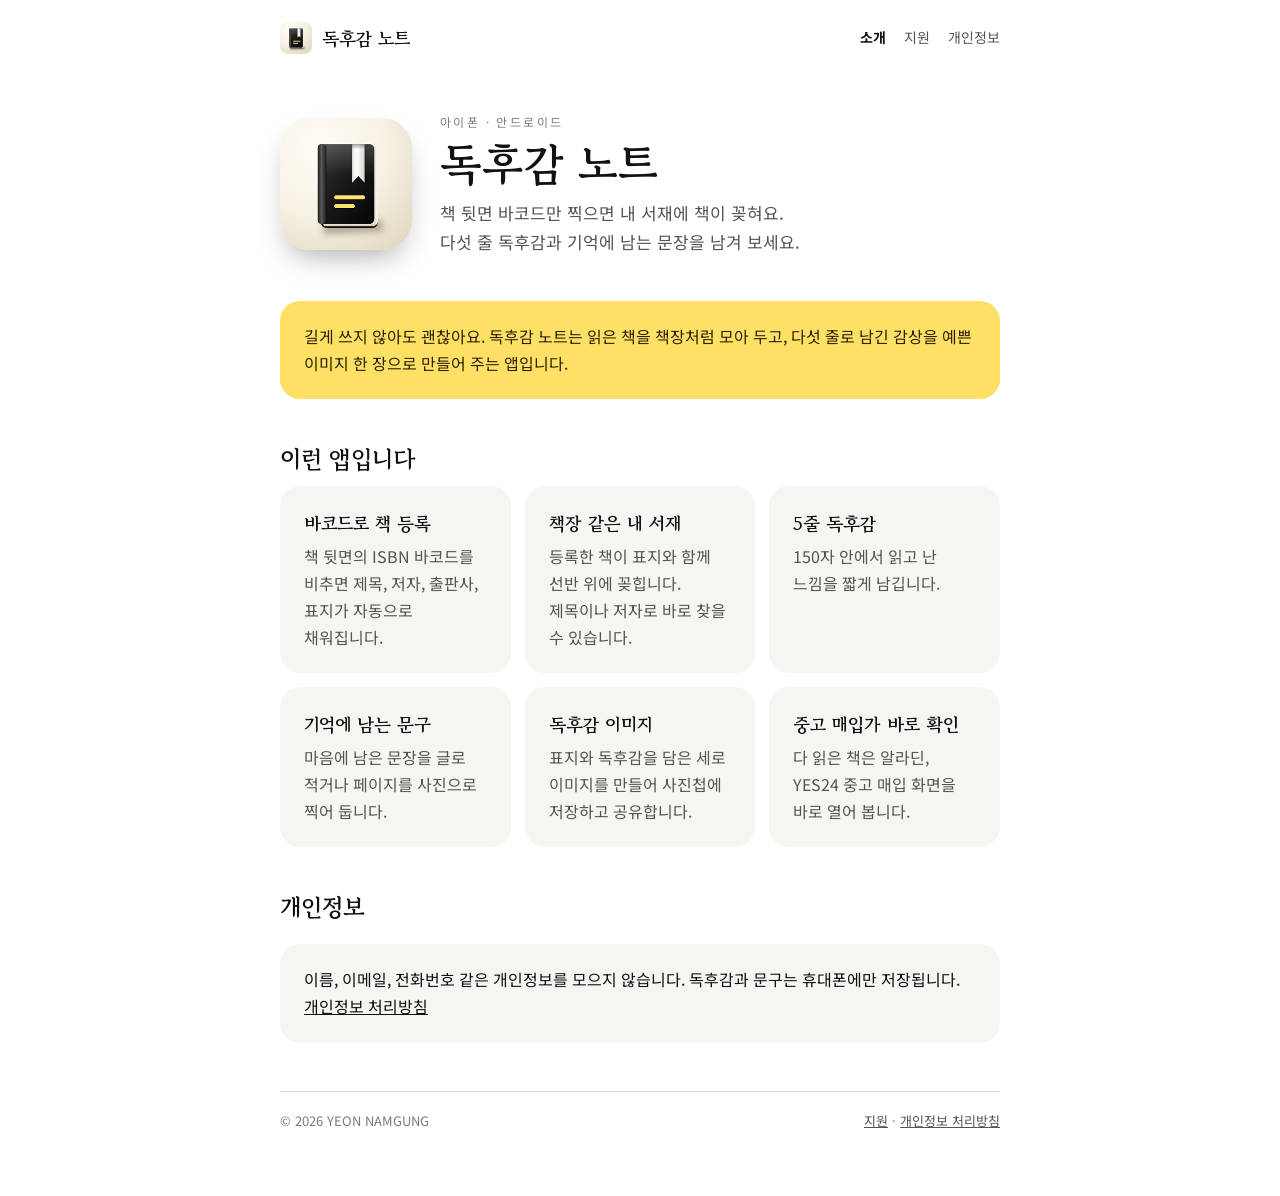
<file: index.html>
<!doctype html>
<html lang="ko">
<head>
<title>독후감 노트 · 내 작은 서재</title>
<meta name="description" content="책 뒷면 바코드만 찍으면 내 서재에 책이 꽂혀요. 5줄 독후감과 기억에 남는 문구를 남기는 앱.">
<meta charset="utf-8">
<meta name="viewport" content="width=device-width,initial-scale=1">
<link rel="icon" href="favicon.png">
<link rel="apple-touch-icon" href="apple-touch-icon.png">
<link rel="preconnect" href="https://fonts.googleapis.com"><link rel="preconnect" href="https://fonts.gstatic.com" crossorigin>
<link href="https://fonts.googleapis.com/css2?family=Gowun+Batang:wght@400;700&family=Noto+Sans+KR:wght@400;500;700&display=swap" rel="stylesheet">
<link rel="stylesheet" href="style.css">
</head>
<body>
<div class="wrap">
  <nav>
    <a class="brand" href="./"><img src="icon.png" alt="">독후감 노트</a>
    <div><a href="./" aria-current="page">소개</a><a href="support.html">지원</a><a href="privacy.html">개인정보</a></div>
  </nav>

  <header class="hero">
    <img src="icon.png" alt="독후감 노트 앱 아이콘: 크림색 바탕의 검은 책과 흰 책갈피">
    <div>
      <div class="eyebrow">아이폰 · 안드로이드</div>
      <h1>독후감 노트</h1>
      <p>책 뒷면 바코드만 찍으면 내 서재에 책이 꽂혀요.<br>다섯 줄 독후감과 기억에 남는 문장을 남겨 보세요.</p>
    </div>
  </header>

  <div class="card yellow">
    <p>길게 쓰지 않아도 괜찮아요. 독후감 노트는 읽은 책을 책장처럼 모아 두고, 다섯 줄로 남긴 감상을 예쁜 이미지 한 장으로 만들어 주는 앱입니다.</p>
  </div>

  <h2>이런 앱입니다</h2>
  <div class="features">
    <div class="card"><h3>바코드로 책 등록</h3><p class="muted">책 뒷면의 ISBN 바코드를 비추면 제목, 저자, 출판사, 표지가 자동으로 채워집니다.</p></div>
    <div class="card"><h3>책장 같은 내 서재</h3><p class="muted">등록한 책이 표지와 함께 선반 위에 꽂힙니다. 제목이나 저자로 바로 찾을 수 있습니다.</p></div>
    <div class="card"><h3>5줄 독후감</h3><p class="muted">150자 안에서 읽고 난 느낌을 짧게 남깁니다.</p></div>
    <div class="card"><h3>기억에 남는 문구</h3><p class="muted">마음에 남은 문장을 글로 적거나 페이지를 사진으로 찍어 둡니다.</p></div>
    <div class="card"><h3>독후감 이미지</h3><p class="muted">표지와 독후감을 담은 세로 이미지를 만들어 사진첩에 저장하고 공유합니다.</p></div>
    <div class="card"><h3>중고 매입가 바로 확인</h3><p class="muted">다 읽은 책은 알라딘, YES24 중고 매입 화면을 바로 열어 봅니다.</p></div>
  </div>

  <h2>개인정보</h2>
  <div class="card"><p>이름, 이메일, 전화번호 같은 개인정보를 모으지 않습니다. 독후감과 문구는 휴대폰에만 저장됩니다. <a href="privacy.html">개인정보 처리방침</a></p></div>

  <footer><span>© 2026 YEON NAMGUNG</span><span><a href="support.html">지원</a> · <a href="privacy.html">개인정보 처리방침</a></span></footer>
</div>
</body>
</html>
</file>
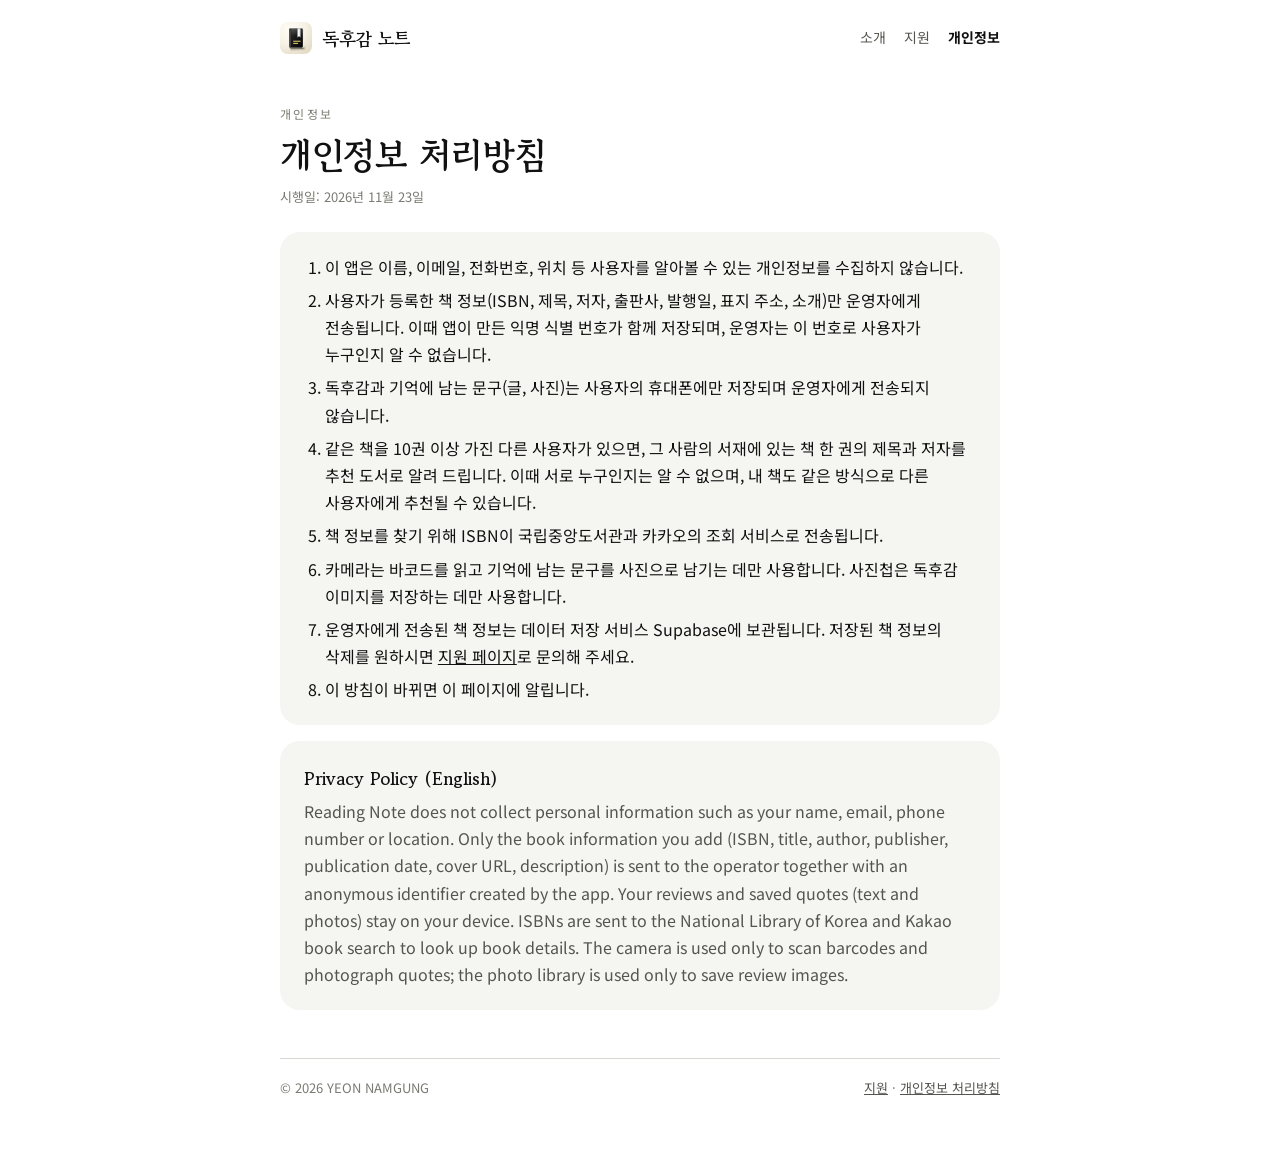
<file: privacy.html>
<!doctype html>
<html lang="ko">
<head>
<title>개인정보 처리방침 · 독후감 노트</title>
<meta name="description" content="독후감 노트 개인정보 처리방침.">
<meta charset="utf-8">
<meta name="viewport" content="width=device-width,initial-scale=1">
<link rel="icon" href="favicon.png">
<link rel="apple-touch-icon" href="apple-touch-icon.png">
<link rel="preconnect" href="https://fonts.googleapis.com"><link rel="preconnect" href="https://fonts.gstatic.com" crossorigin>
<link href="https://fonts.googleapis.com/css2?family=Gowun+Batang:wght@400;700&family=Noto+Sans+KR:wght@400;500;700&display=swap" rel="stylesheet">
<link rel="stylesheet" href="style.css">
</head>
<body>
<div class="wrap">
  <nav>
    <a class="brand" href="./"><img src="icon.png" alt="">독후감 노트</a>
    <div><a href="./">소개</a><a href="support.html">지원</a><a href="privacy.html" aria-current="page">개인정보</a></div>
  </nav>

  <header style="padding:28px 0 8px">
    <div class="eyebrow">개인정보</div>
    <h1 style="font-size:36px">개인정보 처리방침</h1>
    <p class="small">시행일: 2026년 11월 23일</p>
  </header>

  <div class="card">
    <ol>
      <li>이 앱은 이름, 이메일, 전화번호, 위치 등 사용자를 알아볼 수 있는 개인정보를 수집하지 않습니다.</li>
      <li>사용자가 등록한 책 정보(ISBN, 제목, 저자, 출판사, 발행일, 표지 주소, 소개)만 운영자에게 전송됩니다. 이때 앱이 만든 익명 식별 번호가 함께 저장되며, 운영자는 이 번호로 사용자가 누구인지 알 수 없습니다.</li>
      <li>독후감과 기억에 남는 문구(글, 사진)는 사용자의 휴대폰에만 저장되며 운영자에게 전송되지 않습니다.</li>
      <li>같은 책을 10권 이상 가진 다른 사용자가 있으면, 그 사람의 서재에 있는 책 한 권의 제목과 저자를 추천 도서로 알려 드립니다. 이때 서로 누구인지는 알 수 없으며, 내 책도 같은 방식으로 다른 사용자에게 추천될 수 있습니다.</li>
      <li>책 정보를 찾기 위해 ISBN이 국립중앙도서관과 카카오의 조회 서비스로 전송됩니다.</li>
      <li>카메라는 바코드를 읽고 기억에 남는 문구를 사진으로 남기는 데만 사용합니다. 사진첩은 독후감 이미지를 저장하는 데만 사용합니다.</li>
      <li>운영자에게 전송된 책 정보는 데이터 저장 서비스 Supabase에 보관됩니다. 저장된 책 정보의 삭제를 원하시면 <a href="support.html">지원 페이지</a>로 문의해 주세요.</li>
      <li>이 방침이 바뀌면 이 페이지에 알립니다.</li>
    </ol>
  </div>

  <div class="card" lang="en">
    <h3>Privacy Policy (English)</h3>
    <p class="muted">Reading Note does not collect personal information such as your name, email, phone number or location. Only the book information you add (ISBN, title, author, publisher, publication date, cover URL, description) is sent to the operator together with an anonymous identifier created by the app. Your reviews and saved quotes (text and photos) stay on your device. ISBNs are sent to the National Library of Korea and Kakao book search to look up book details. The camera is used only to scan barcodes and photograph quotes; the photo library is used only to save review images.</p>
  </div>

  <footer><span>© 2026 YEON NAMGUNG</span><span><a href="support.html">지원</a> · <a href="privacy.html">개인정보 처리방침</a></span></footer>
</div>
</body>
</html>
</file>
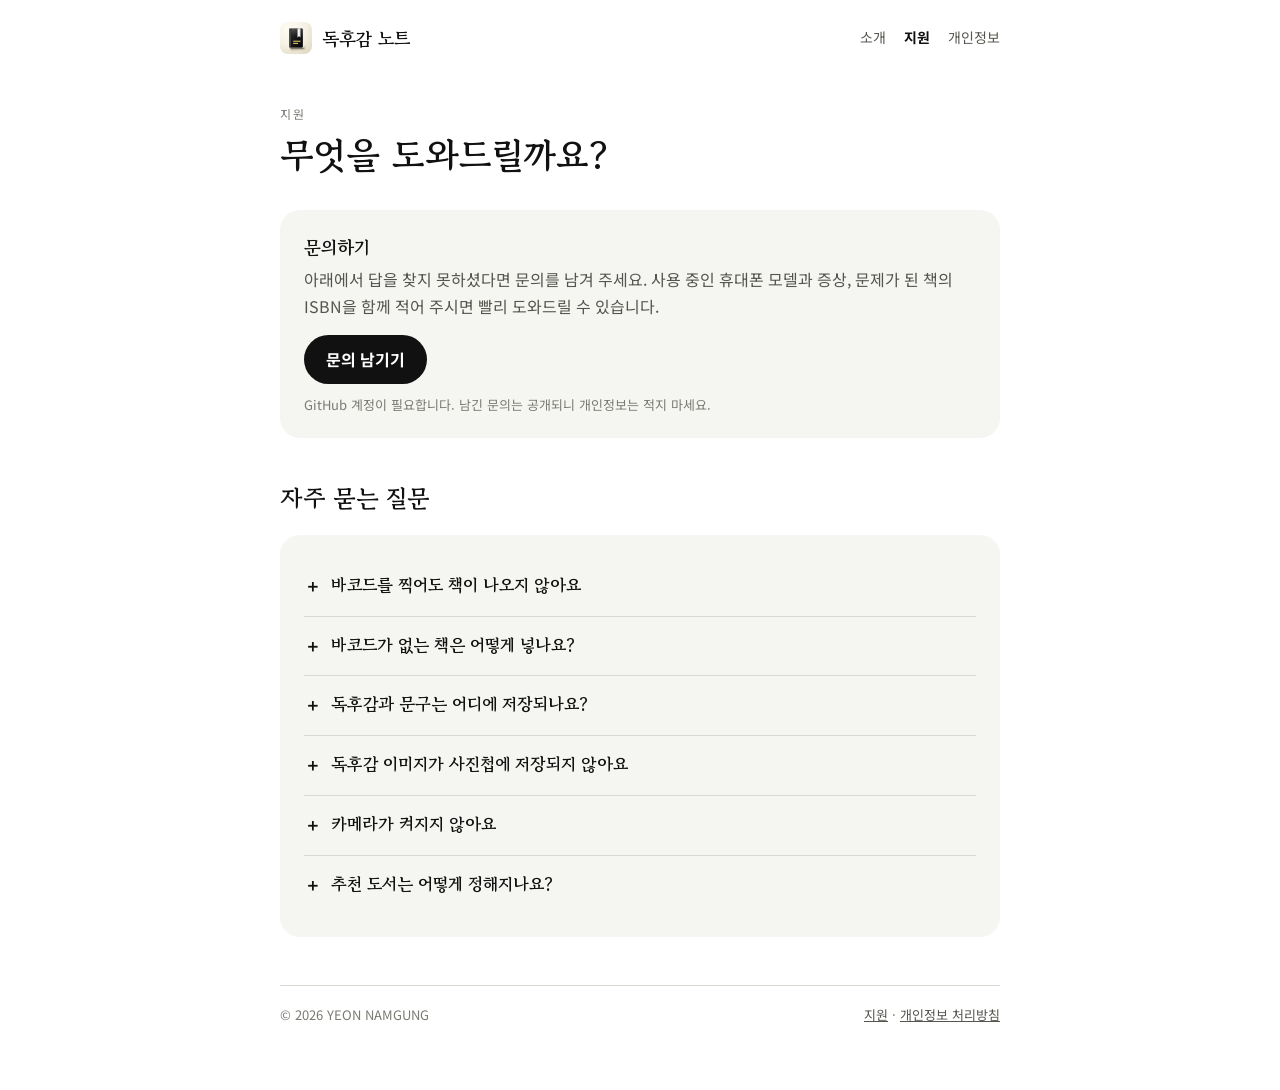
<file: support.html>
<!doctype html>
<html lang="ko">
<head>
<title>지원 · 독후감 노트</title>
<meta name="description" content="독후감 노트 사용법과 자주 묻는 질문, 문의 방법.">
<meta charset="utf-8">
<meta name="viewport" content="width=device-width,initial-scale=1">
<link rel="icon" href="favicon.png">
<link rel="apple-touch-icon" href="apple-touch-icon.png">
<link rel="preconnect" href="https://fonts.googleapis.com"><link rel="preconnect" href="https://fonts.gstatic.com" crossorigin>
<link href="https://fonts.googleapis.com/css2?family=Gowun+Batang:wght@400;700&family=Noto+Sans+KR:wght@400;500;700&display=swap" rel="stylesheet">
<link rel="stylesheet" href="style.css">
</head>
<body>
<div class="wrap">
  <nav>
    <a class="brand" href="./"><img src="icon.png" alt="">독후감 노트</a>
    <div><a href="./">소개</a><a href="support.html" aria-current="page">지원</a><a href="privacy.html">개인정보</a></div>
  </nav>

  <header style="padding:28px 0 8px">
    <div class="eyebrow">지원</div>
    <h1 style="font-size:36px">무엇을 도와드릴까요?</h1>
  </header>

  <div class="card">
    <h3>문의하기</h3>
    <p class="muted">아래에서 답을 찾지 못하셨다면 문의를 남겨 주세요. 사용 중인 휴대폰 모델과 증상, 문제가 된 책의 ISBN을 함께 적어 주시면 빨리 도와드릴 수 있습니다.</p>
    <p style="margin-top:14px"><a class="btn" href="https://github.com/yeonnamkung/reviewnote/issues/new">문의 남기기</a></p>
    <p class="small" style="margin-top:10px">GitHub 계정이 필요합니다. 남긴 문의는 공개되니 개인정보는 적지 마세요.</p>
  </div>

  <h2>자주 묻는 질문</h2>
  <div class="card">
    <details><summary>바코드를 찍어도 책이 나오지 않아요</summary>
      <p>책 뒷면에서 978 또는 979로 시작하는 큰 바코드를 비춰 주세요. 옆의 작은 5자리 바코드는 책 번호가 아닙니다. 독립출판물이나 오래된 책은 정보가 없을 수 있어요. 이럴 때는 책장에서 책을 누르고 "책 정보 고치기"로 직접 입력할 수 있습니다.</p></details>
    <details><summary>바코드가 없는 책은 어떻게 넣나요?</summary>
      <p>첫 화면 오른쪽 위 + 버튼에서 "ISBN 직접 입력" 또는 "ISBN 없는 책 추가"를 누르세요.</p></details>
    <details><summary>독후감과 문구는 어디에 저장되나요?</summary>
      <p>휴대폰 안에만 저장됩니다. 앱을 지우면 함께 지워지니 주의해 주세요.</p></details>
    <details><summary>독후감 이미지가 사진첩에 저장되지 않아요</summary>
      <p>아이폰: 설정 › 앱 › 독후감 노트 › 사진에서 "사진 추가만"을 허용해 주세요. 안드로이드는 사진첩의 "독후감 노트" 폴더에 저장됩니다.</p></details>
    <details><summary>카메라가 켜지지 않아요</summary>
      <p>아이폰: 설정 › 앱 › 독후감 노트 › 카메라를 켜 주세요. 안드로이드: 설정 › 애플리케이션 › 독후감 노트 › 권한에서 카메라를 허용해 주세요.</p></details>
    <details><summary>추천 도서는 어떻게 정해지나요?</summary>
      <p>나와 같은 책을 10권 이상 가진 다른 독자의 서재에서, 내가 아직 등록하지 않은 책 한 권을 골라 알려 드립니다. 서로 누구인지는 알 수 없습니다.</p></details>
  </div>

  <footer><span>© 2026 YEON NAMGUNG</span><span><a href="support.html">지원</a> · <a href="privacy.html">개인정보 처리방침</a></span></footer>
</div>
</body>
</html>
</file>
<file: style.css>
/* 독후감 노트 · 먹색과 노랑 (앱 디자인 토큰과 같은 값) */
:root{--ink:#111111;--muted:#55554F;--faint:#7B7B73;--surface:#F5F5F2;--cream:#F6F1E4;--line:#D9D9D3;--yellow:#FFE066;--on-yellow:#2B2300}
*{box-sizing:border-box;margin:0;padding:0}
html{-webkit-text-size-adjust:100%}
body{font-family:"Noto Sans KR",-apple-system,BlinkMacSystemFont,"Apple SD Gothic Neo",sans-serif;color:var(--ink);line-height:1.7;background:#fff;word-break:keep-all}
.serif,h1,h2,h3,.brand{font-family:"Gowun Batang","AppleMyungjo",serif}
.wrap{max-width:760px;margin:0 auto;padding:0 20px 64px}
nav{display:flex;justify-content:space-between;align-items:center;padding:22px 0;font-size:14px}
nav a{color:var(--muted);text-decoration:none;margin-left:18px}
nav a:hover,nav a[aria-current]{color:var(--ink);font-weight:700}
.brand{display:flex;align-items:center;gap:10px;color:var(--ink);text-decoration:none;font-weight:700;font-size:18px;margin:0}
.brand img{width:32px;height:32px;border-radius:8px}
.eyebrow{font-size:12px;letter-spacing:.2em;color:var(--faint)}
.hero{display:flex;gap:28px;align-items:center;padding:36px 0 28px}
.hero img{width:132px;height:132px;border-radius:30px;box-shadow:0 14px 30px -10px rgba(0,0,0,.35)}
.hero h1{font-size:44px;line-height:1.15;margin:6px 0 10px}
.hero p{color:var(--muted);font-size:17px}
.card{background:var(--surface);border-radius:20px;padding:22px 24px;margin:16px 0}
.card.yellow{background:var(--yellow);color:var(--on-yellow)}
h2{font-size:24px;margin:40px 0 6px}
h3{font-size:18px;margin:0 0 4px}
p+p{margin-top:8px}
.muted{color:var(--muted)} .small{font-size:13px;color:var(--faint)}
.features{display:grid;grid-template-columns:repeat(auto-fit,minmax(220px,1fr));gap:14px}
.features .card{margin:0}
ol,ul{padding-left:1.3em} li+li{margin-top:6px}
details{border-top:1px solid var(--line);padding:14px 0}
details:first-of-type{border-top:none}
summary{cursor:pointer;font-family:"Gowun Batang",serif;font-weight:700;font-size:17px;list-style:none}
summary::-webkit-details-marker{display:none}
summary::before{content:"＋";margin-right:10px;font-family:sans-serif}
details[open] summary::before{content:"－"}
details p{margin-top:8px;color:var(--muted)}
.btn{display:inline-block;background:var(--ink);color:#fff;text-decoration:none;font-weight:700;border-radius:999px;padding:11px 22px}
a{color:var(--ink)}
a:focus-visible,summary:focus-visible,.btn:focus-visible{outline:2px solid var(--ink);outline-offset:3px}
footer{border-top:1px solid var(--line);margin-top:48px;padding-top:18px;font-size:13px;color:var(--faint);display:flex;justify-content:space-between;flex-wrap:wrap;gap:8px}
footer a{color:var(--muted)}
@media (max-width:560px){.hero{flex-direction:column;align-items:flex-start;gap:18px;padding-top:20px}.hero img{width:96px;height:96px;border-radius:22px}.hero h1{font-size:34px}nav a{margin-left:12px}}
</file>
